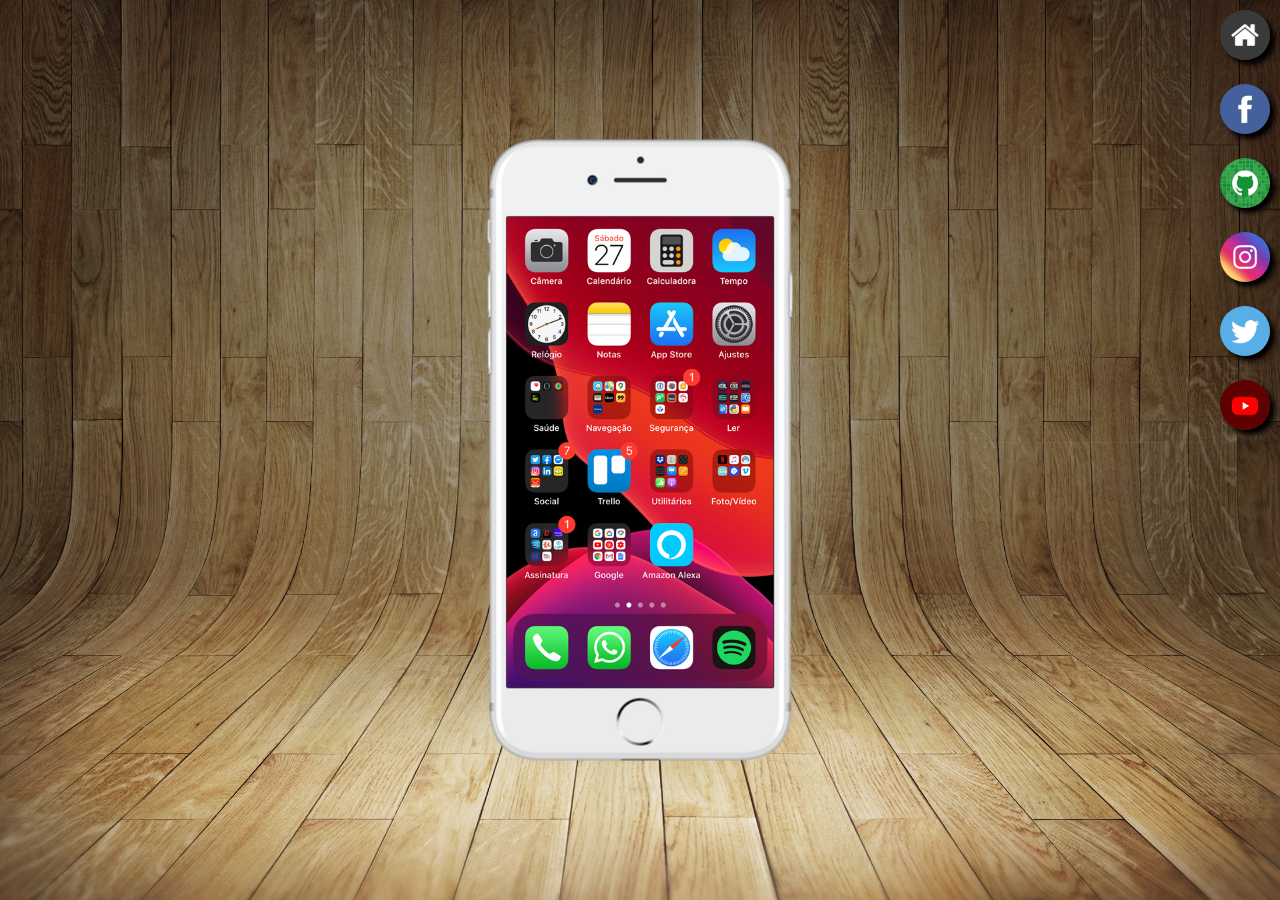
<file: index.html>
<!DOCTYPE html>
<html lang="pt-br">
<head>
    <meta charset="UTF-8">
    <meta name="viewport" content="width=device-width, initial-scale=1.0">
    <title>Projeto Redes Socias</title>
    <link rel="stylesheet" href="estilos/style.css">
    <link rel="shortcut icon" href="favicon.ico" type="image/x-icon">
</head>
<body>
    <main>
        <section id="telefone">
            <iframe src="home.html" name="tela" id="tela" frameborder="0"> seu navegador nao é compativel</iframe>
            

        </section>
        <section id="redes-sociais">
            <a href="home.html" target="tela"><img src="imagens/logo-home.jpg" alt="Home"></a><br>
            <a href="facebook.html" target="tela"> <img src="imagens/logo-facebook.jpg" alt="Facebook"></a><br>
            <a href="github.html" target="tela"> <img src="imagens/logo-github.jpg" alt="github"></a><br>
            <a href="instagram.html" target="tela"> <img src="imagens/logo-instagram.jpg" alt="instagram"></a><br>
            <a href="twitter.html" target="tela"> <img src="imagens/logo-twitter.jpg" alt="twitter"></a><br>
            <a href="youtube.html" target="tela"> <img src="imagens/logo-youtube.jpg" alt="youtube"></a>
            
            

        </section>
    </main>
</body>
</html>
</file>
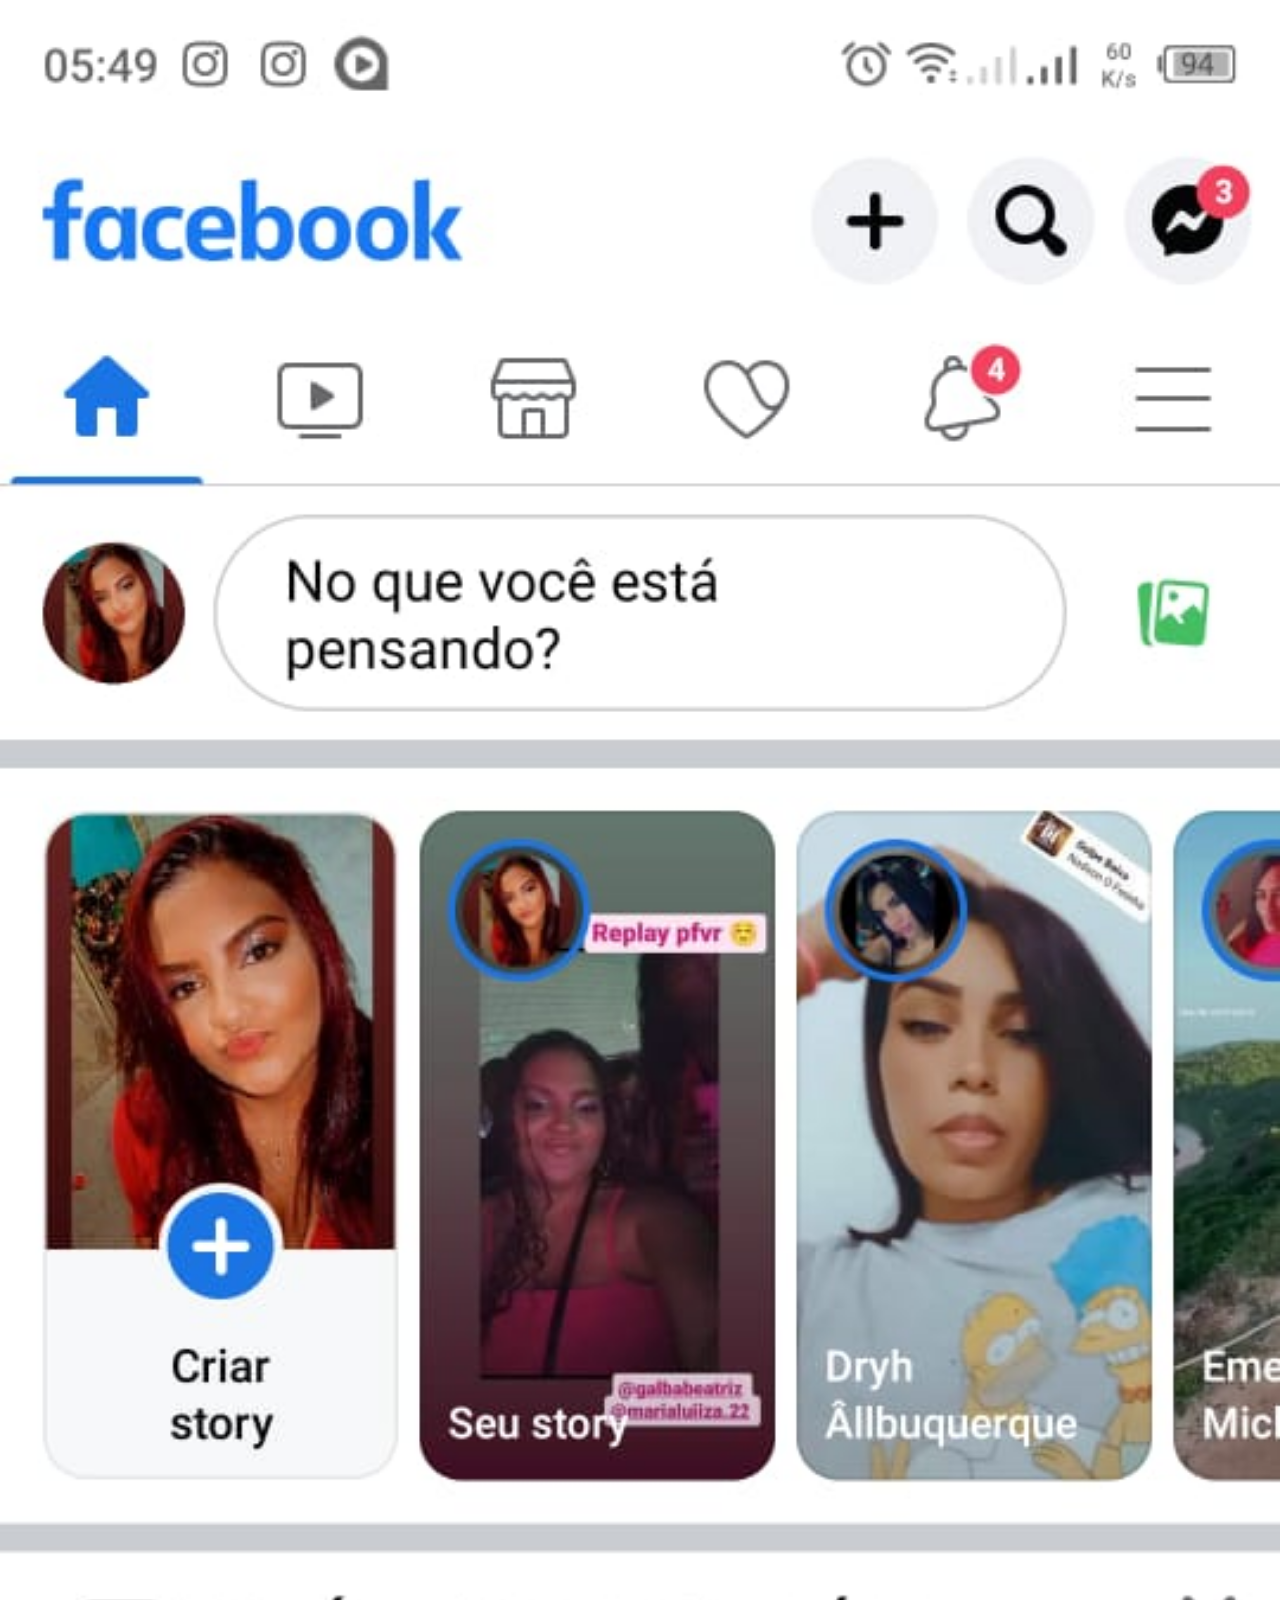
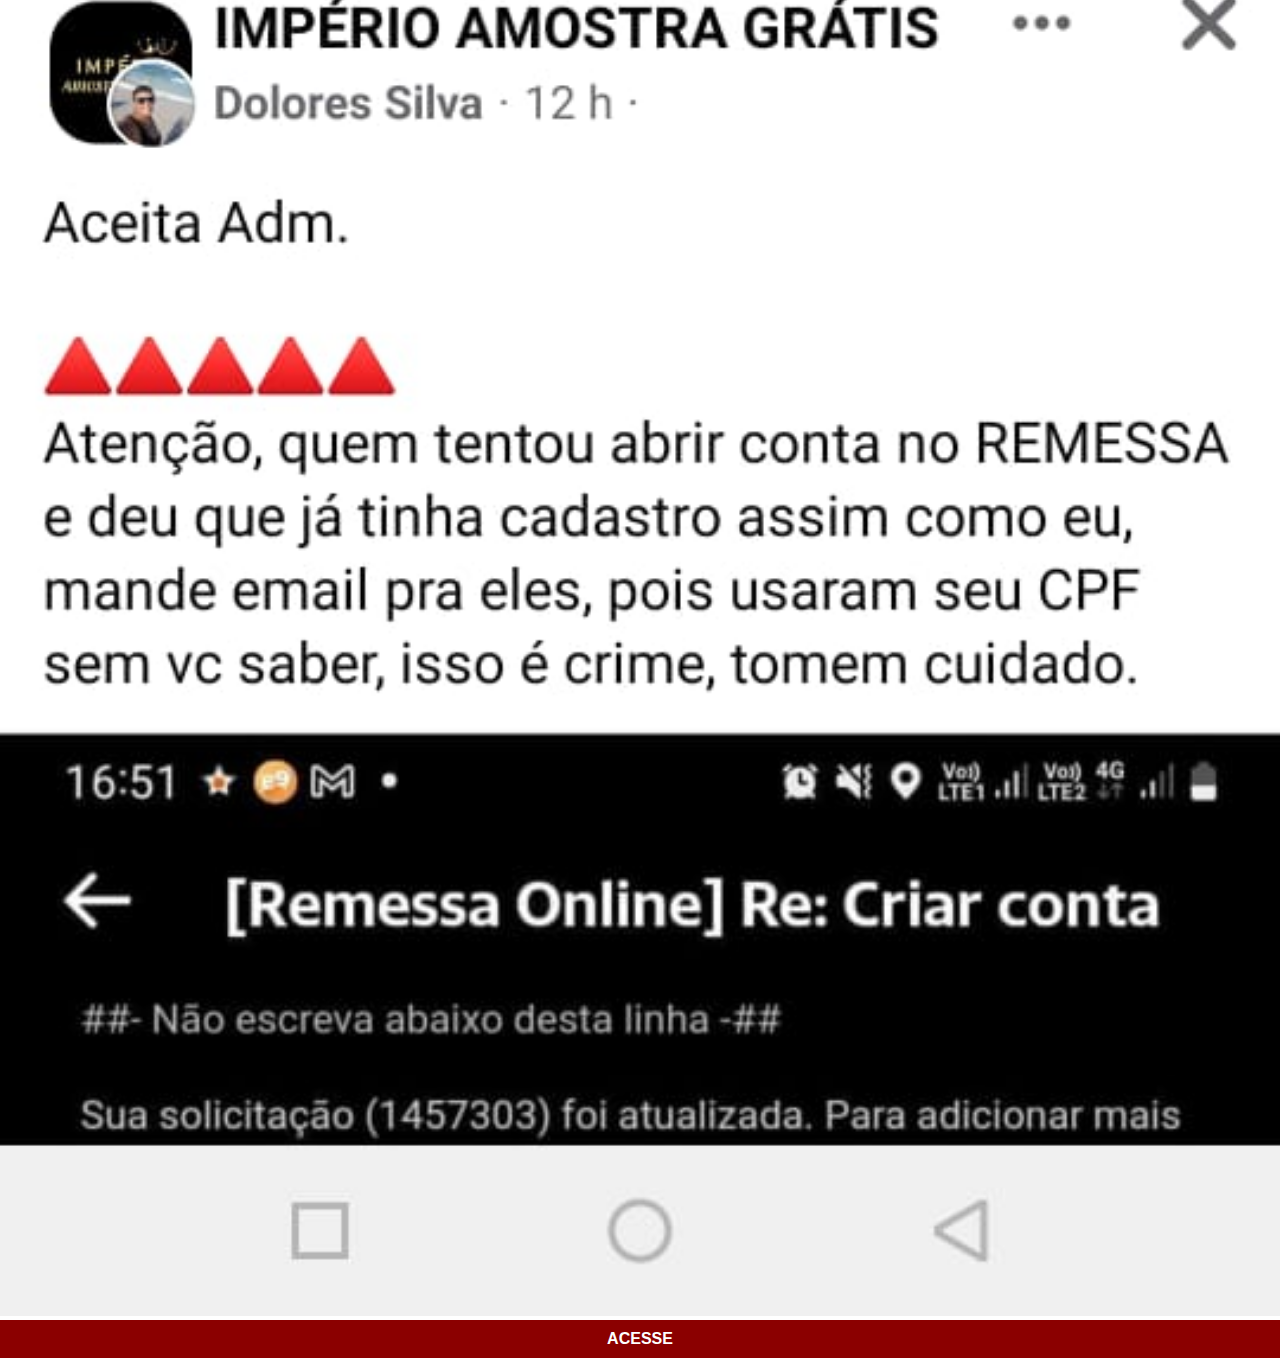
<file: facebook.html>
<!DOCTYPE html>
<html lang="pt-br">
<head>
    <meta charset="UTF-8">
    <meta name="viewport" content="width=device-width, initial-scale=1.0">
    <title>facebook</title>
    <link rel="stylesheet" href="estilos/redesocial.css">
</head>
<body>
    <img src="imagens/facebook.jpg" alt="facebook">
    <a href="#">ACESSE</a>
    
</body>
</html>
</file>
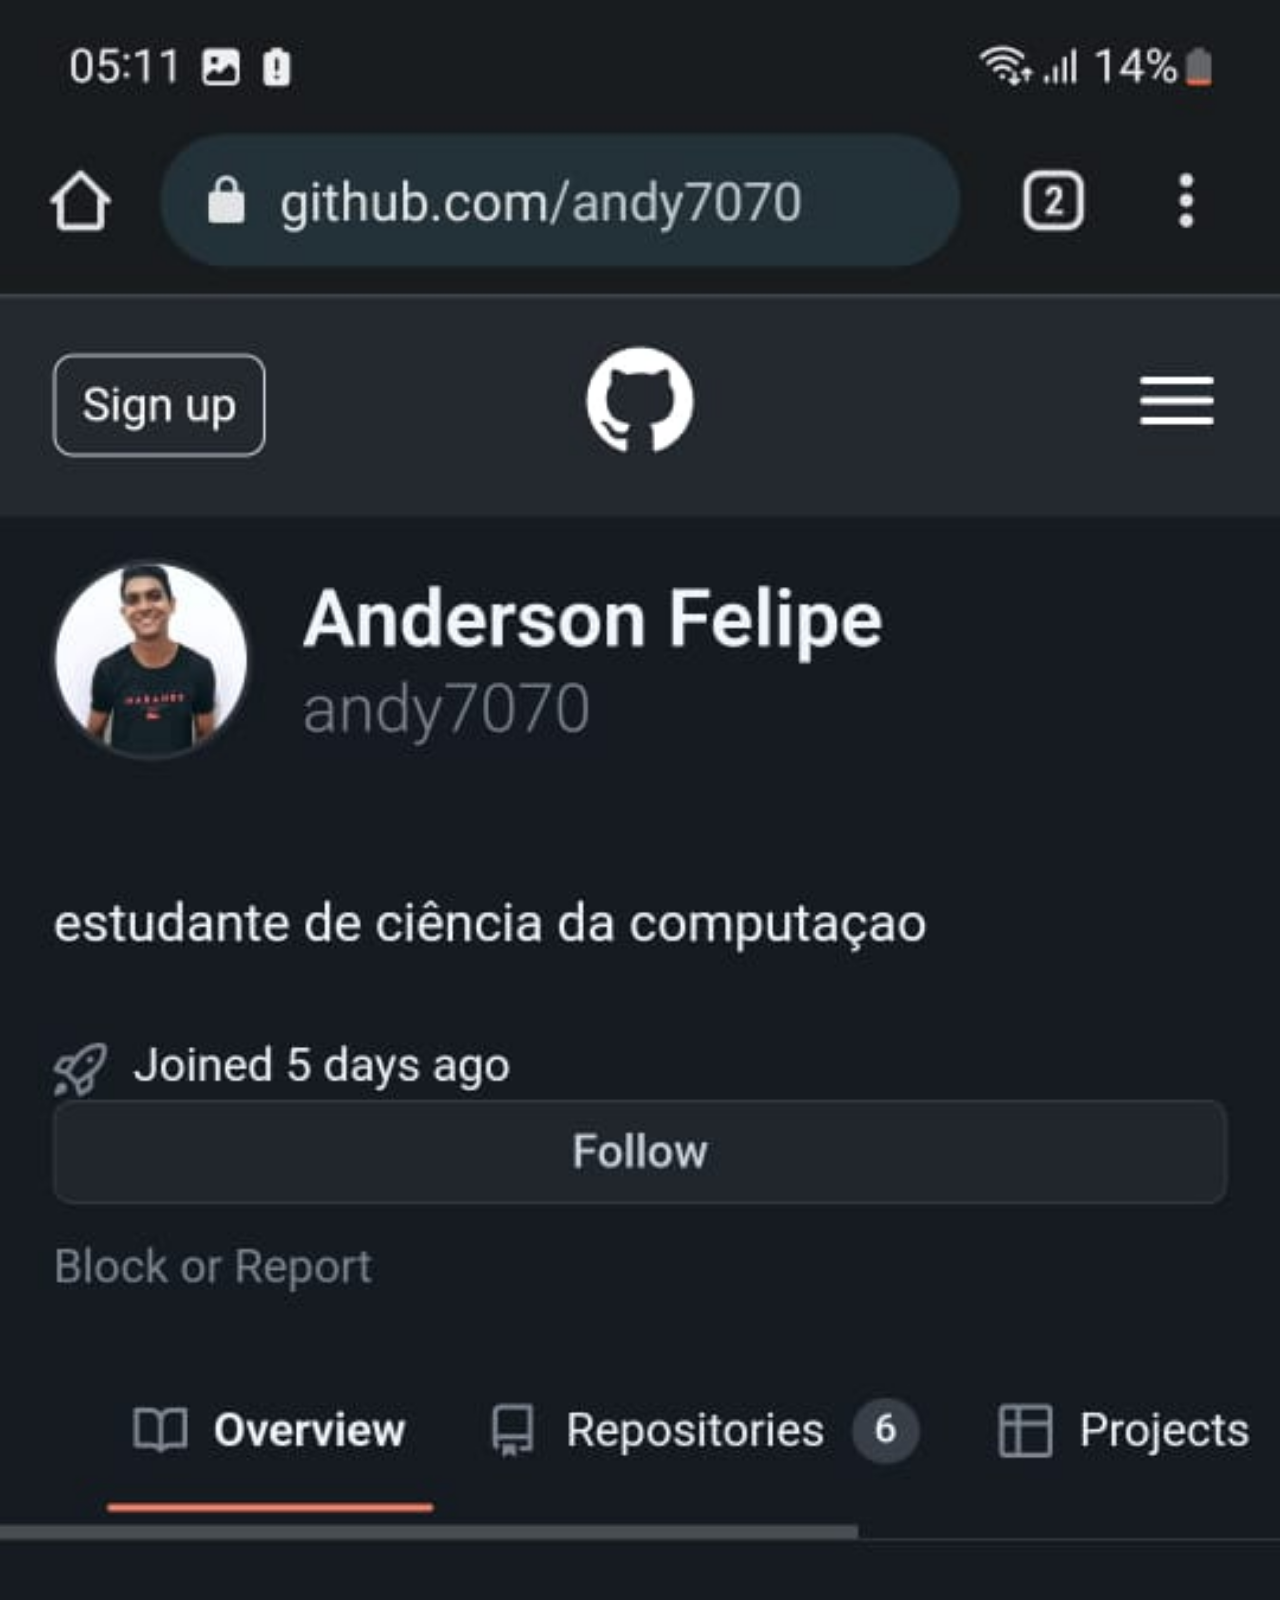
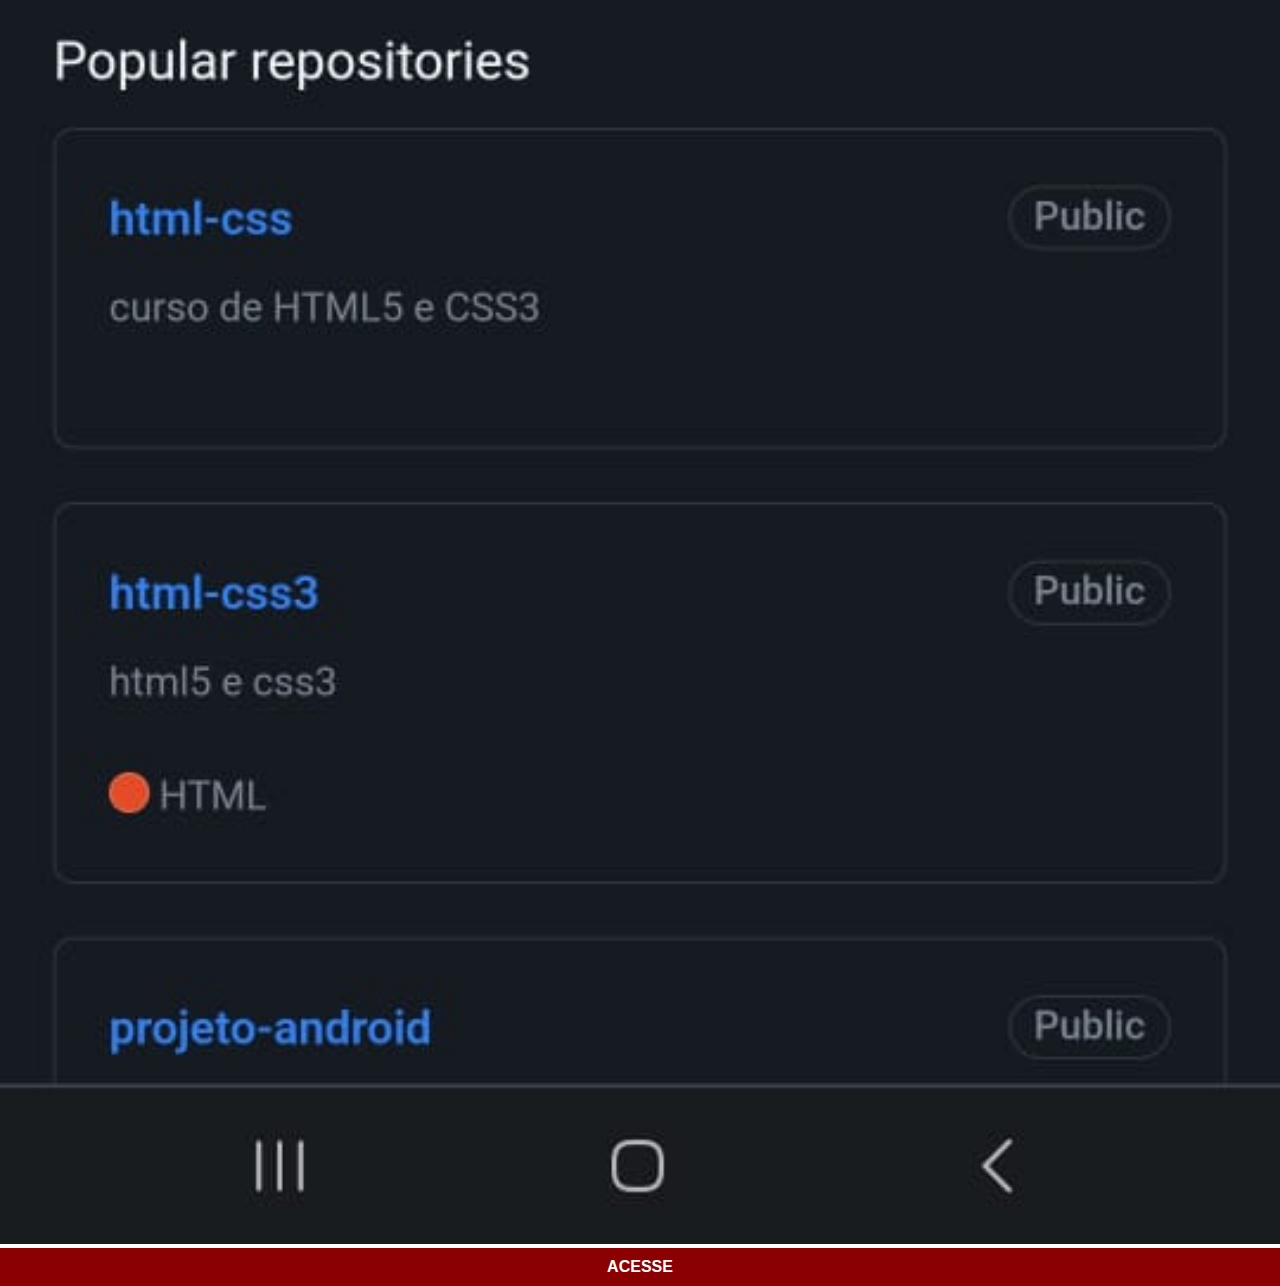
<file: github.html>
<!DOCTYPE html>
<html lang="pt-br">
<head>
    <meta charset="UTF-8">
    <meta name="viewport" content="width=device-width, initial-scale=1.0">
    <title>github</title>
    <link rel="stylesheet" href="estilos/redesocial.css">
</head>
<body>
    <img src="imagens/github02.jpg" alt="github">
    <a href="#">ACESSE</a>

    
</body>
</html>
</file>
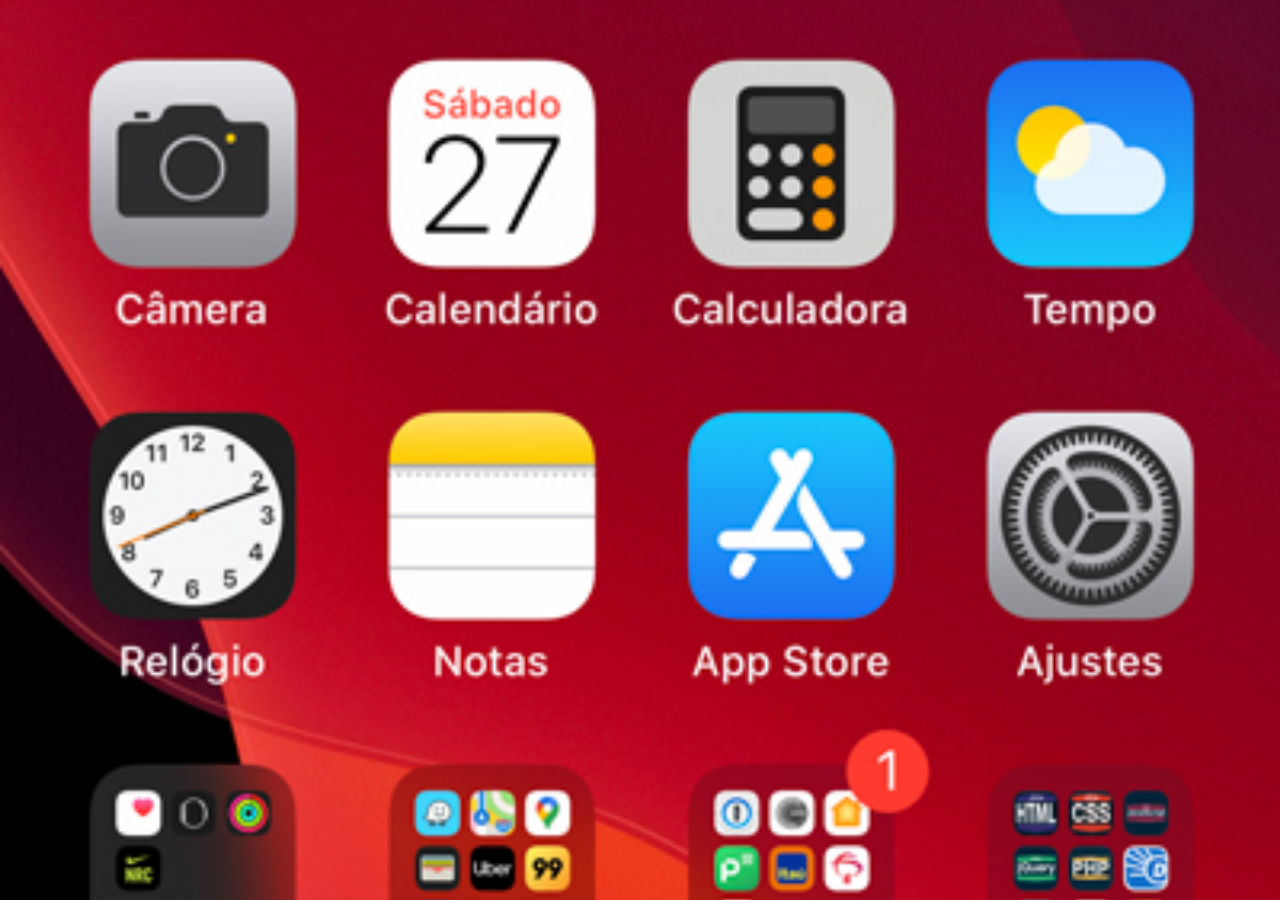
<file: home.html>
<!DOCTYPE html>
<html lang="pt-br">
<head>
    <meta charset="UTF-8">
    <meta name="viewport" content="width=device-width, initial-scale=1.0">
    <title>home</title>
    <style>
        *{
            margin: 0px;
            padding: 0px;
        }
        body{
            height: 100vh;
            width: 100vw;
            background: black url(imagens/tela-home.jpg) no-repeat top center;
            background-size: cover;
        }
    </style>
</head>
<body>
    
</body>
</html>
</file>
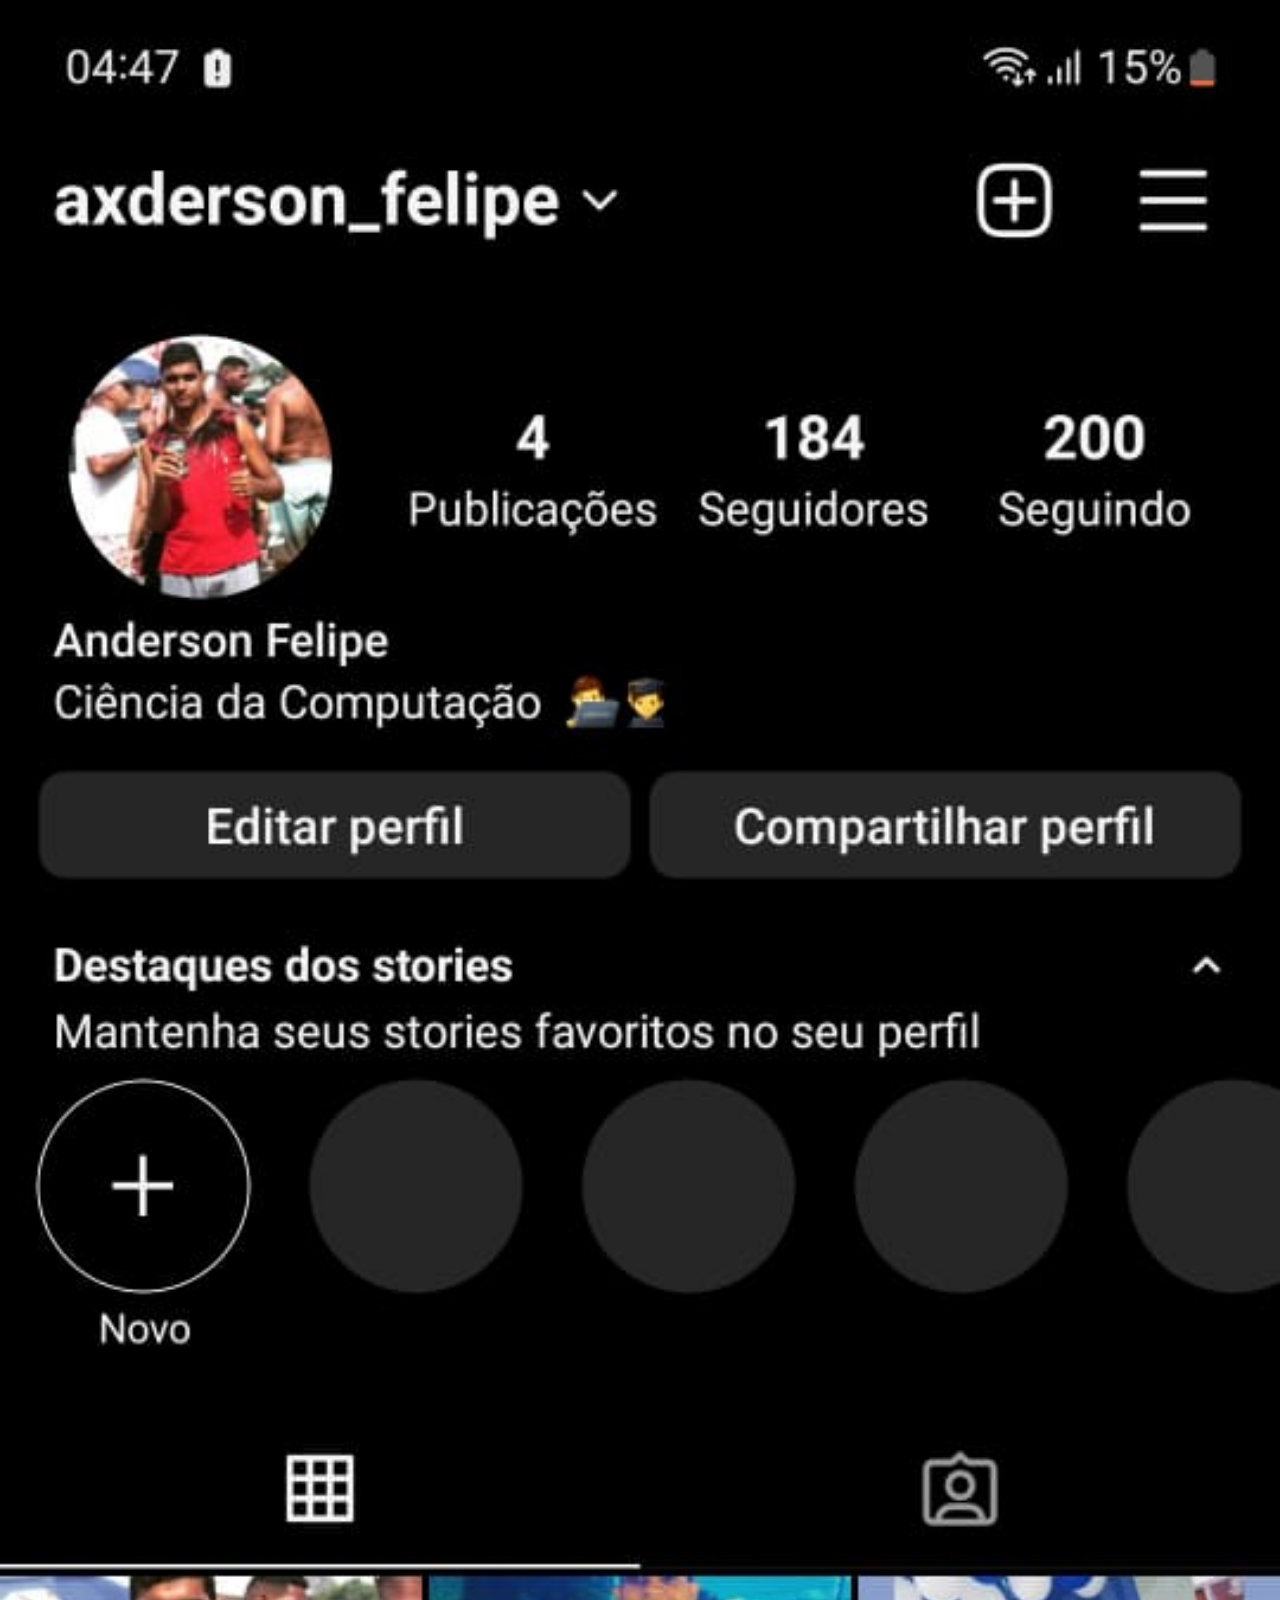
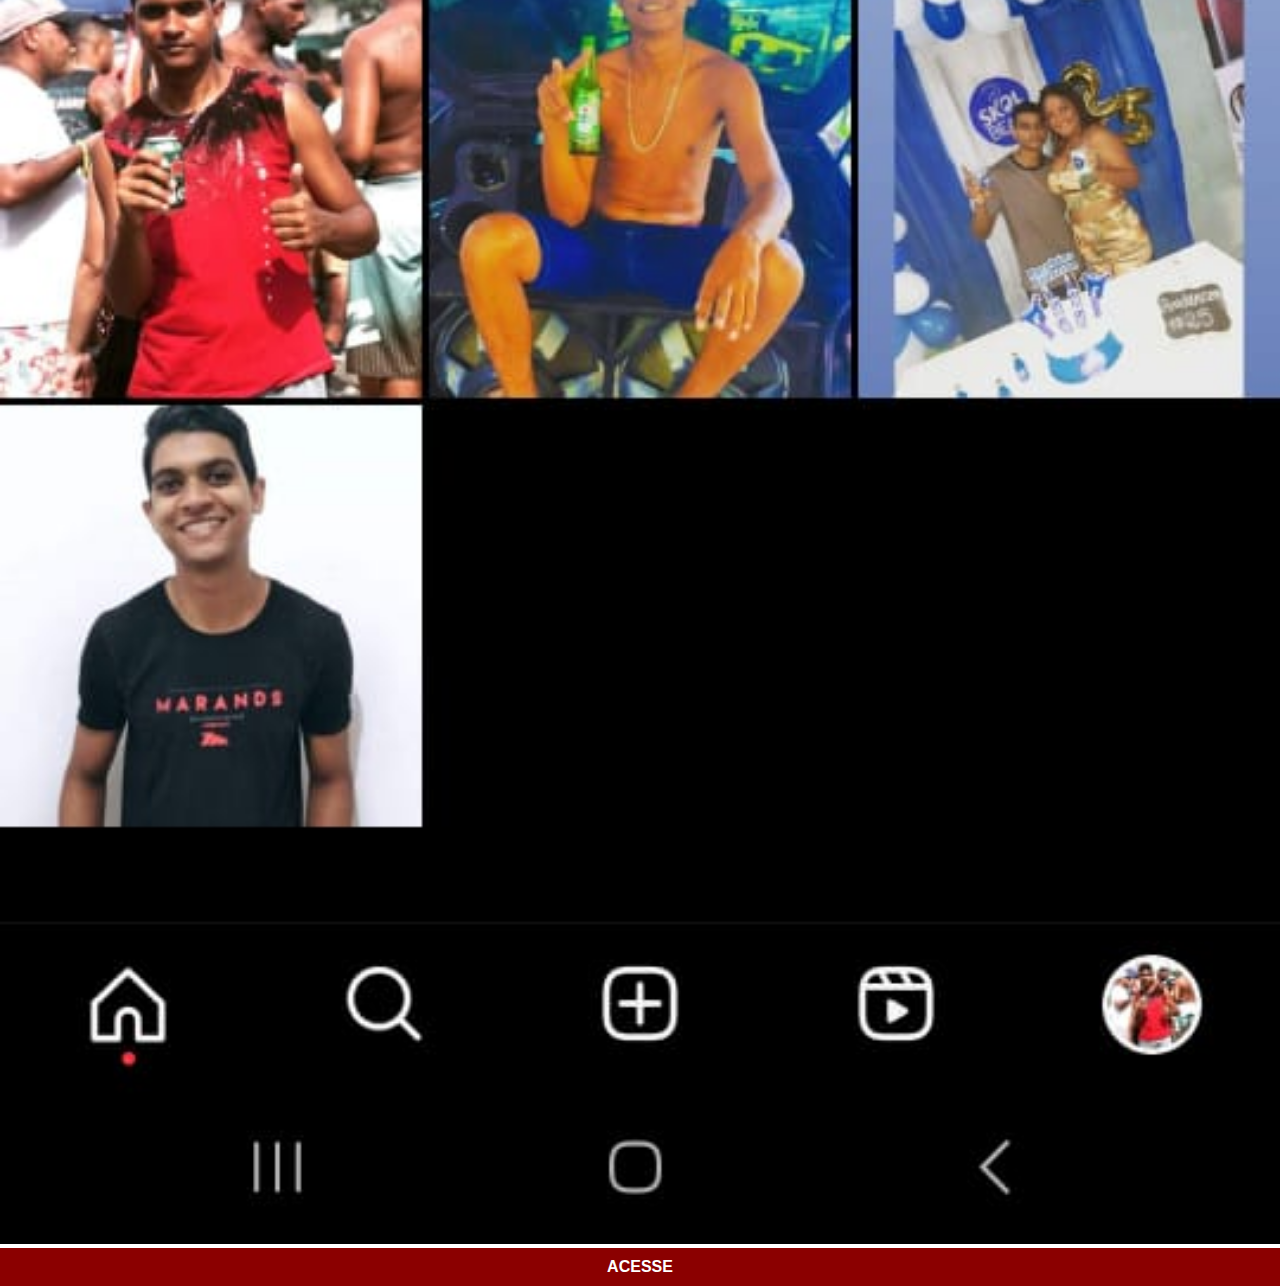
<file: instagram.html>
<!DOCTYPE html>
<html lang="pt-br">
<head>
    <meta charset="UTF-8">
    <meta name="viewport" content="width=device-width, initial-scale=1.0">
    <title>youtube</title>
    <link rel="stylesheet" href="estilos/redesocial.css">
<body>
    <img src="imagens/instagram.jpg" alt="instagram">
    <a href="#">ACESSE</a>
    
</body>
</html>
</file>
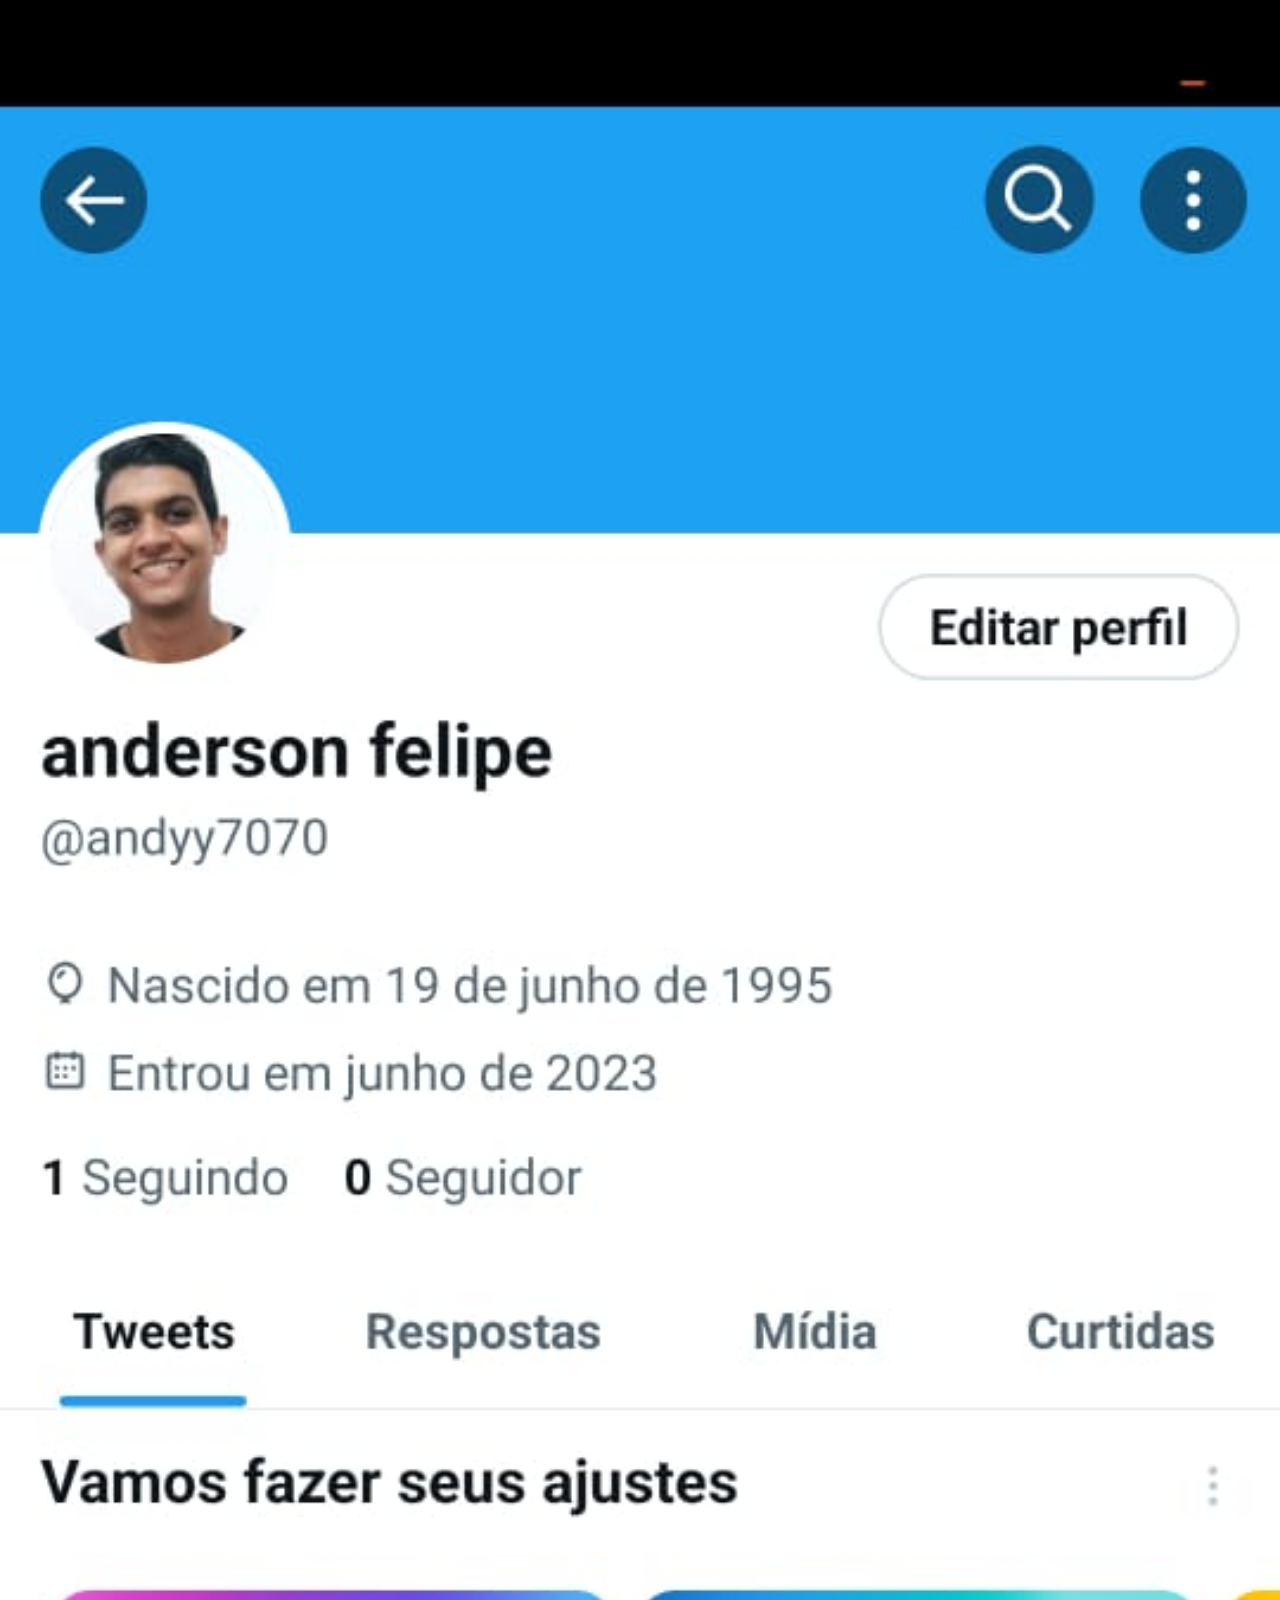
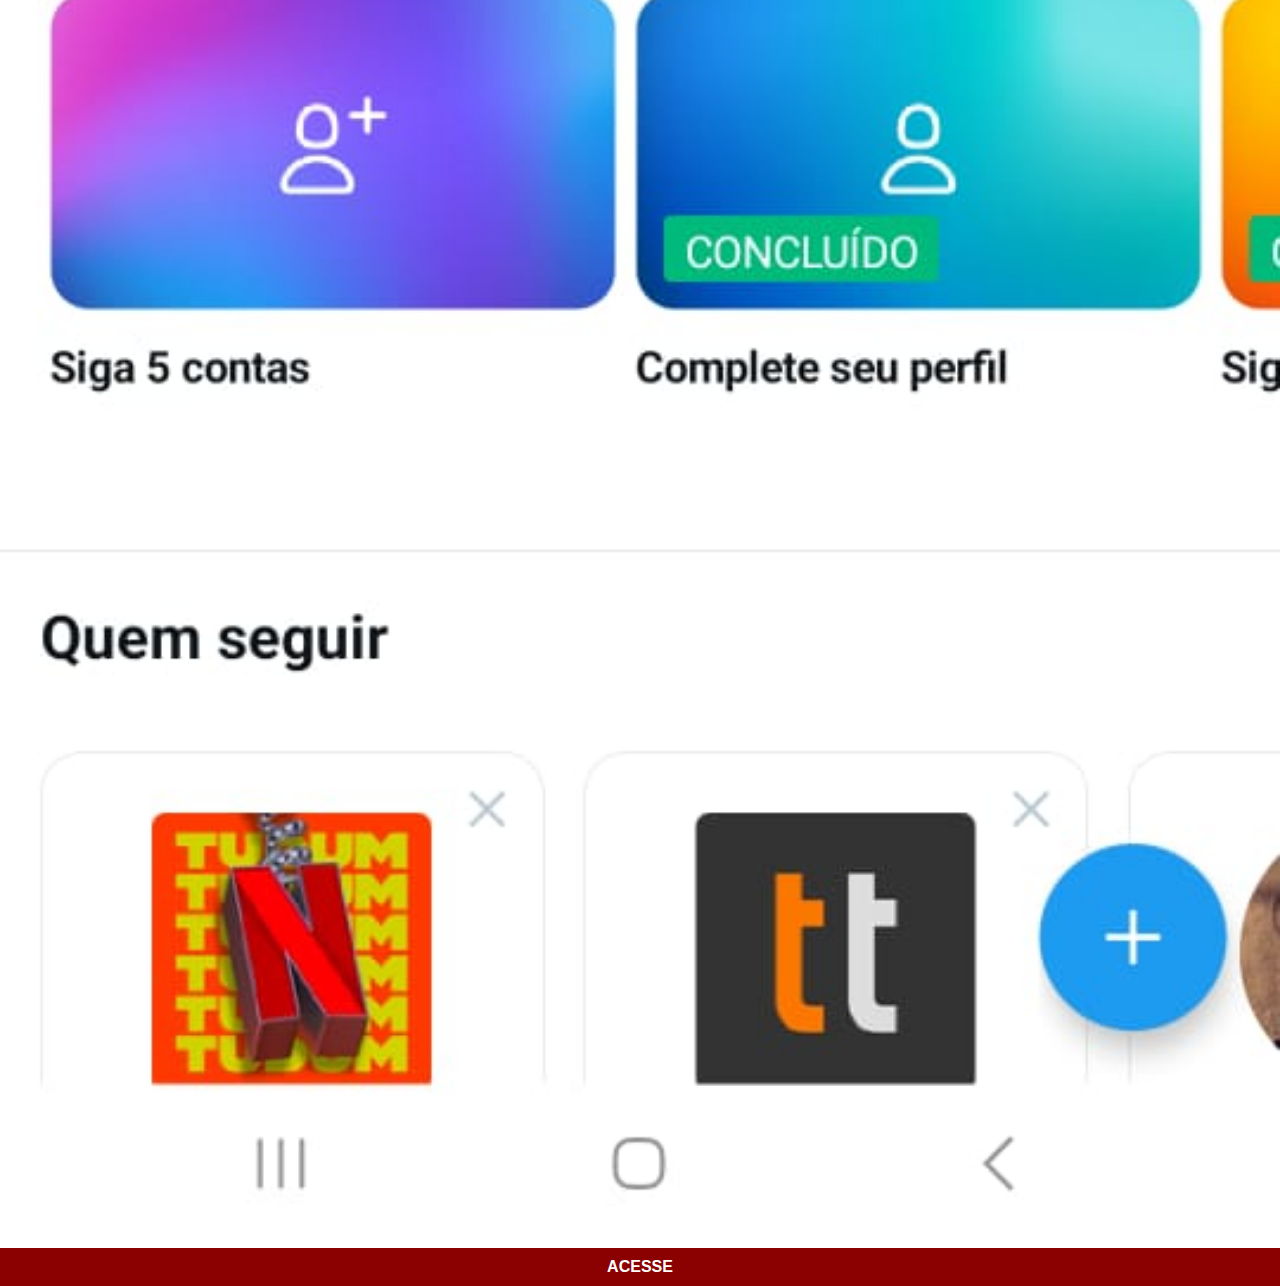
<file: twitter.html>
<!DOCTYPE html>
<html lang="pt-br">
<head>
    <meta charset="UTF-8">
    <meta name="viewport" content="width=device-width, initial-scale=1.0">
    <title>twitter</title>
    <link rel="stylesheet" href="estilos/redesocial.css">
</head>
<body>
    <img src="imagens/twitter.jpg" alt="twitter">
    <a href="#">ACESSE</a>
    
</body>
</html>
</file>
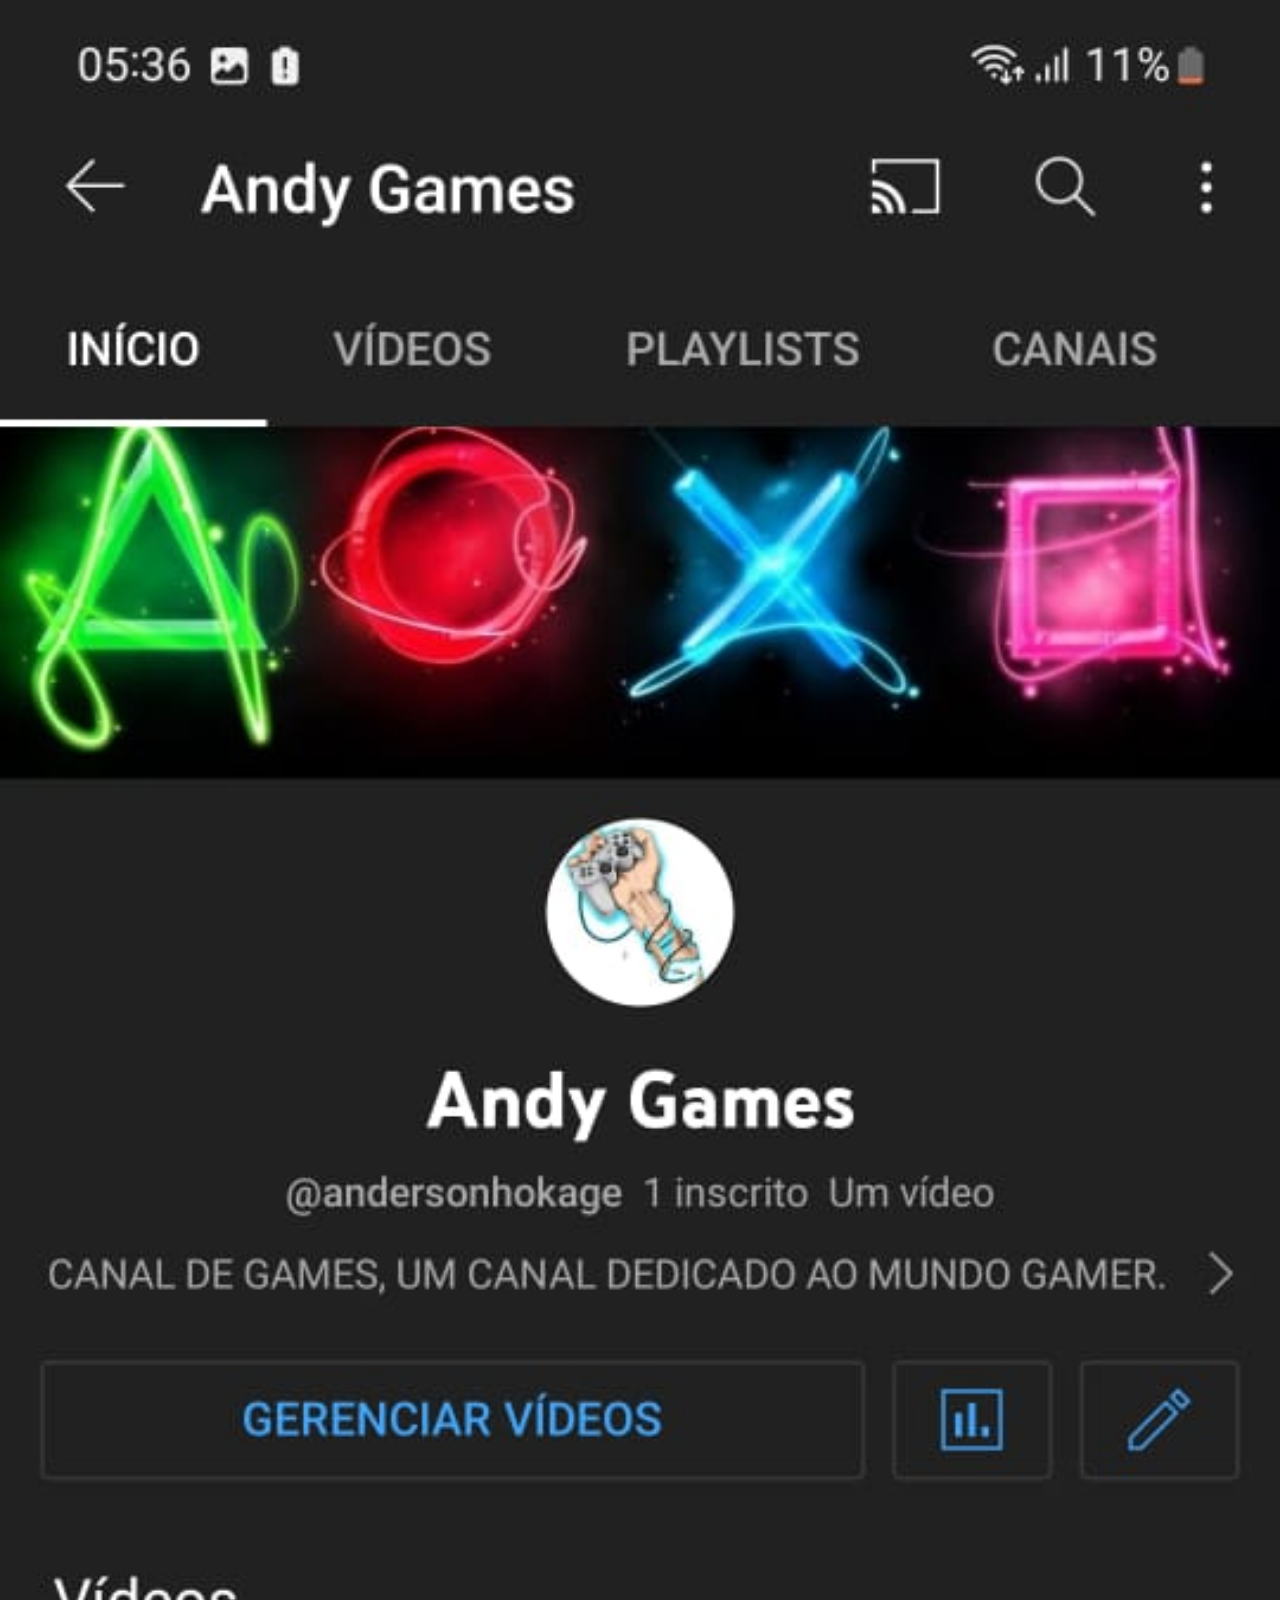
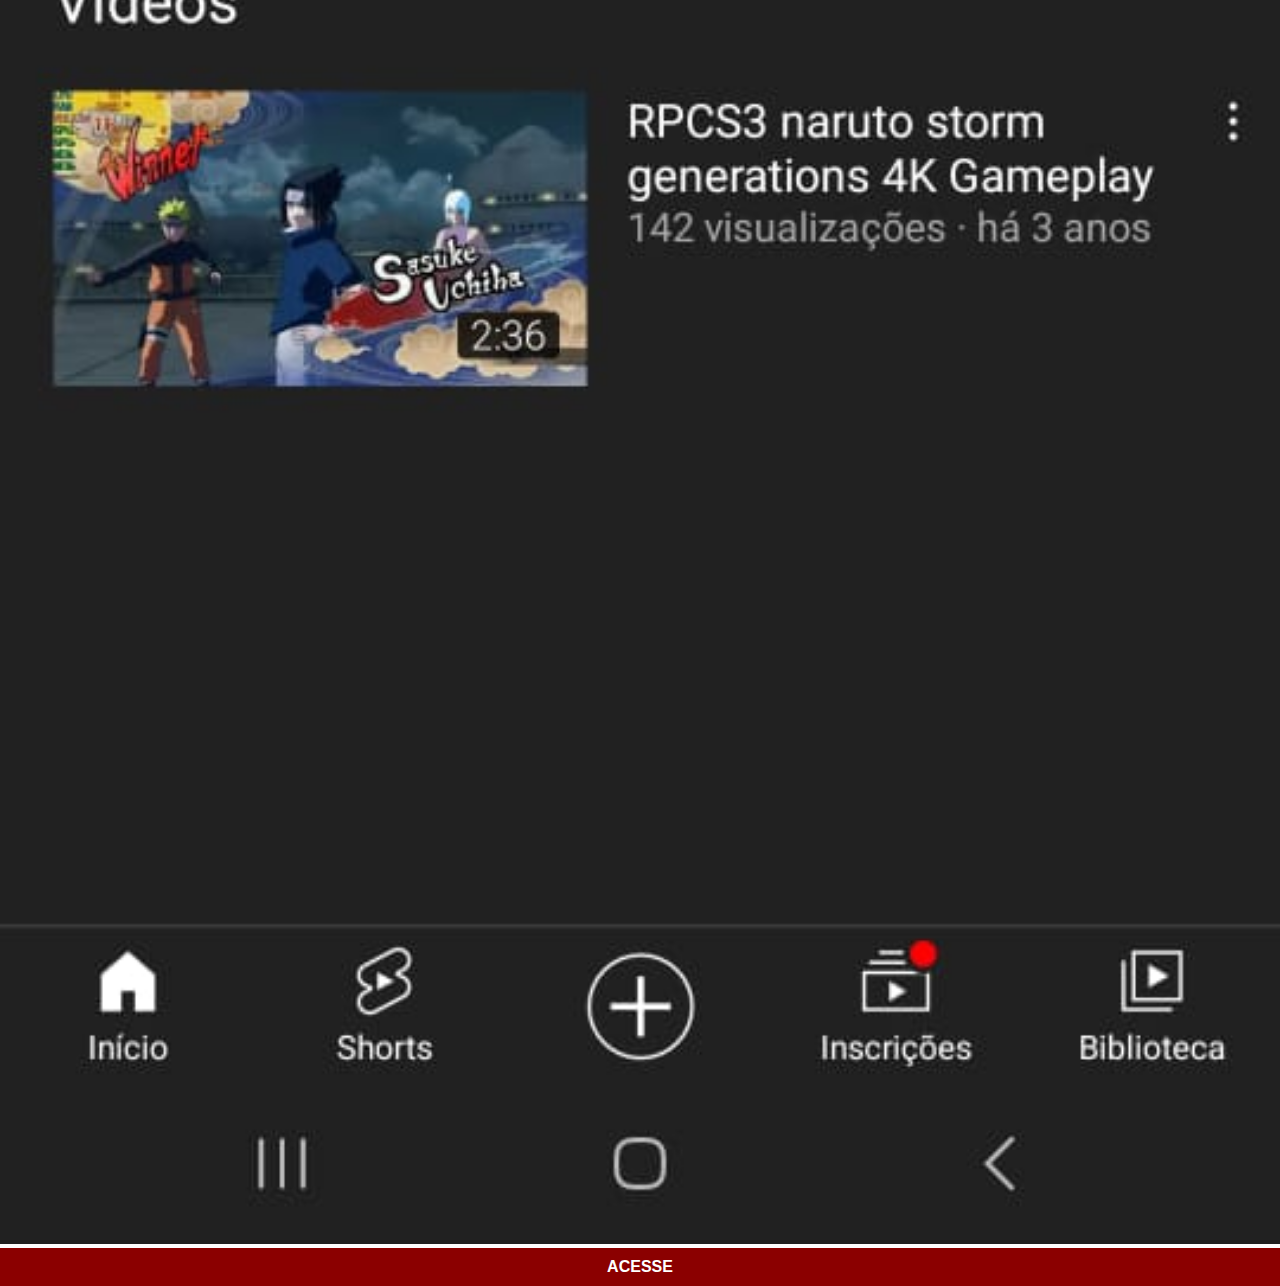
<file: youtube.html>
<!DOCTYPE html>
<html lang="pt-br">
<head>
    <meta charset="UTF-8">
    <meta name="viewport" content="width=device-width, initial-scale=1.0">
    <title>youtube</title>
    <link rel="stylesheet" href="estilos/redesocial.css">
</head>
<body>
    <img src="imagens/youtube.jpg" alt="youtube">
    <a href="#">ACESSE</a>
    
</body>
</html>
</file>
<file: estilos/style.css>
@charset "UTF-08";

*{
    margin: 0px;
    padding: 0px;
    font-family: Arial, Helvetica, sans-serif;

}
html, body{
    height: 100vh;
    width: 100VW;
    background-color: black;
}
body{
    background: url(../imagens/fundo-madeira.jpg) no-repeat top center;
    background-size: cover;
    background-attachment: fixed;
}
main{
    height: 100vh;
    position: relative;
    
}
section#telefone{
    transform: translate(-50%, -50%);
    left: 50%;
    top: 50%;
    position: absolute;
    height: 627px;
    width: 311px;
 background-image: url(../imagens/frame-iphone.png);
  background-repeat: no-repeat;

}
iframe#tela{
    position: relative;
    top: 80px;
    left: 22px;
    height: 471px;
    width: 267px;
}
section#redes-sociais{
    text-align: right;
}
section#redes-sociais img{
    height: 50px;
    margin: 10px;
    border-radius: 50%;
    box-shadow: 5px 5px 5px black;
    box-sizing: border-box;
}
section#redes-sociais img:hover{
    border: 2px solid rgba(255, 255, 255, 0.616);
    text-decoration: wavy;
    transform: translate(-6px, -6px);
    box-shadow: 70px 70px 10px rgba(0, 0, 0, 0.658);
    transition: transform 0.5s, border 0.7s;

}
</file>
<file: estilos/redesocial.css>
@charset "UTF-8";

*{
    margin: 0px;
    padding: 0px;
    font-family: Arial, Helvetica, sans-serif;
}
a{
    display: block;
    background-color: darkred;
    padding: 10px;
    text-align: center;
    font-weight: bolder;
    text-decoration: none;
    color: white;
}
img{
    width: 100vw;
}
::-webkit-scrollbar{
    width: 0px;
    height: 0px;
}
a:hover{
    background-color: red;
}
</file>
